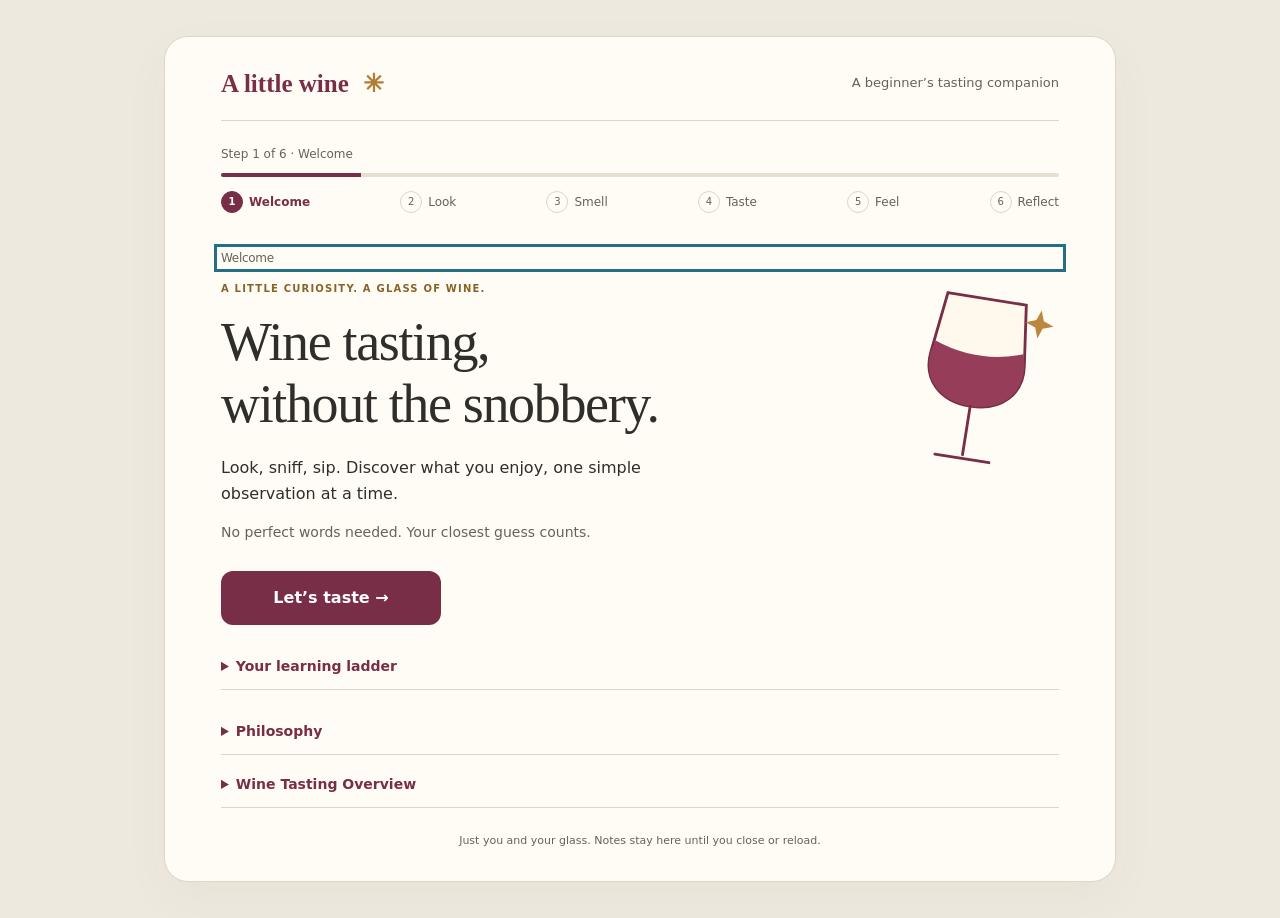
<file: index.html>
<!DOCTYPE html>
<html lang="en">
<head>
  <meta charset="UTF-8">
  <meta name="viewport" content="width=device-width, initial-scale=1.0">
  <meta name="theme-color" content="#782e46">
  <title>A Little Wine · Beginner Tasting Guide</title>
  <link rel="icon" href="data:image/svg+xml,%3Csvg xmlns='http://www.w3.org/2000/svg' viewBox='0 0 32 32'%3E%3Ctext y='25' font-size='26'%3E%E2%9C%B3%3C/text%3E%3C/svg%3E">
  <link rel="stylesheet" href="styles.css">
</head>
<body>
  <main class="app-shell">
    <section class="app-card">
      <header class="app-header"><h1>A little wine<span aria-hidden="true"> ✳</span></h1><p class="subtitle">A beginner’s tasting companion</p></header>
      <section class="progress-section" aria-label="Your tasting progress">
        <p id="progress-text">Step 1 of 6 · Welcome</p>
        <div class="progress-bar" aria-hidden="true"><div id="progress-fill" class="progress-fill"></div></div>
        <ol id="step-trail" class="step-trail" aria-label="Tasting steps"></ol>
      </section>
      <section class="step-section" aria-labelledby="step-title">
        <h2 id="step-title" tabindex="-1">Welcome</h2>
        <div id="step-content" class="step-content"></div>
      </section>
      <p id="selection-status" role="status" class="selection-status"></p>
      <p id="validation-message" role="alert" class="validation-message"></p>
      <footer class="navigation">
        <button id="back-button" class="secondary-button" type="button">← Back</button>
        <button id="next-button" class="primary-button" type="button">Next</button>
      </footer>
      <p class="session-note">Just you and your glass. Notes stay here until you close or reload.</p>
    </section>
  </main>
  <script src="script.js"></script>
</body>
</html>
</file>
<file: styles.css>
/* Prototype 02: single canonical app stylesheet. No external assets. */
:root {
  color-scheme:light;
  --ink:#302e2b;
  --muted:#696159;
  --wine:#782e46;
  --paper:#fffcf6;
  --line:#ded5c8;
  --sage:#365847;
}
* {
  box-sizing:border-box;
}
body {
  margin:0;
  background:#eee9df;
  color:var(--ink);
  font:16px/1.6 system-ui,-apple-system,"Segoe UI",sans-serif;
}
button,input,textarea {
  font:inherit;
}
button,summary,.choice {
  -webkit-tap-highlight-color:transparent;
}
.app-shell {
  max-width:1000px;
  margin:auto;
  padding:36px 24px;
}
.app-card {
  background:var(--paper);
  border:1px solid var(--line);
  border-radius:24px;
  padding:32px 56px;
  box-shadow:0 16px 50px #4838200a;
}
.app-header {
  display:flex;
  justify-content:space-between;
  align-items:center;
  gap:16px;
  padding-bottom:22px;
  border-bottom:1px solid var(--line);
}
h1 {
  font:600 25px Georgia,serif;
  margin:0;
  color:var(--wine);
}
h1 span {
  color:#b17d36;
  margin-left:8px;
}
.subtitle {
  font-size:13px;
  color:var(--muted);
  margin:0;
}
h2 {
  font:400 clamp(30px,4vw,44px)/1.15 Georgia,serif;
  letter-spacing:-.025em;
  margin:0 0 24px;
}
h3 {
  font-size:12px;
  text-transform:uppercase;
  letter-spacing:.12em;
  color:var(--muted);
  margin:0 0 14px;
}
h4 {
  margin:0;
}
p {
  margin:0 0 14px;
}
p:last-child {
  margin-bottom:0;
}
.progress-section {
  margin:24px 0 32px;
}
#progress-text {
  font-size:12px;
  color:var(--muted);
  margin:0 0 9px;
}
.progress-bar {
  height:4px;
  background:#e8dfd3;
  border-radius:10px;
  overflow:hidden;
}
.progress-fill {
  height:100%;
  background:var(--wine);
  transition:width .2s;
}
.step-trail {
  list-style:none;
  display:flex;
  justify-content:space-between;
  padding:0;
  margin:14px 0 0;
  gap:6px;
}
.step-trail li {
  font-size:12px;
  color:var(--muted);
  display:flex;
  gap:6px;
  align-items:center;
}
.step-trail span {
  width:22px;
  height:22px;
  display:grid;
  place-items:center;
  border:1px solid var(--line);
  border-radius:50%;
  font-size:10px;
}
.step-trail [aria-current] {
  color:var(--wine);
  font-weight:700;
}
.step-trail [aria-current] span {
  background:var(--wine);
  color:white;
  border-color:var(--wine);
}
.step-trail .done span {
  background:#e3eadf;
  color:var(--sage);
}
.step-content {
  display:grid;
  gap:20px;
}
.lesson-card {
  border-left:3px solid #b88b49;
  padding:0 0 0 20px;
}
.do-this {
  font-size:20px;
  line-height:1.5;
  max-width:580px;
}
.reassurance {
  color:var(--muted);
  font-size:14px;
}
.lesson-card h3 {
  color:#886329;
}
.lesson-card .help-details {
  margin-top:12px;
}
.input-card {
  padding-top:22px;
  border-top:1px solid var(--line);
  display:grid;
  gap:20px;
}
.input-card>h3 {
  margin:0;
}
.choice-field {
  border:0;
  padding:0;
  margin:0;
  min-width:0;
}
.choice-field legend {
  font-size:17px;
  font-weight:650;
  margin-bottom:12px;
  padding:0;
}
.choices {
  display:flex;
  flex-wrap:wrap;
  gap:10px;
}
.choice {
  position:relative;
  display:flex;
  flex:1 1 100px;
  min-width:0;
  cursor:pointer;
}
.choice input {
  position:absolute;
  opacity:0;
  width:1px;
  height:1px;
}
.choice span {
  width:100%;
  min-height:54px;
  display:flex;
  justify-content:center;
  align-items:center;
  text-align:center;
  border:1px solid #b9b0a4;
  border-radius:12px;
  background:#fffdf9;
  padding:12px 16px;
  transition:background .12s,border-color .12s;
}
.choice:hover span {
  border-color:var(--wine);
  background:#f5e9eb;
}
.choice input:checked+span {
  background:var(--wine);
  border-color:var(--wine);
  color:#fff;
  box-shadow:inset 0 0 0 2px #ffffff80;
}
.choice input:checked+span:after {
  content:'✓';
  margin-left:8px;
  font-size:12px;
}
.choice[data-value="Skip"] {
  flex:0 1 125px;
}
.choice[data-value="Skip"] span {
  border-style:dashed;
  font-size:13px;
}
.choice[data-value="Red"] span:before,.choice[data-value="White"] span:before,.choice[data-value="Rosé"] span:before {
  content:'';
  width:12px;
  height:12px;
  border-radius:50%;
  margin-right:10px;
  background:#84324c;
  border:1px solid #ffffff88;
}
.choice[data-value="White"] span:before {
  background:#e4cd83;
}
.choice[data-value="Rosé"] span:before {
  background:#df9c9c;
}
.help-stack {
  display:grid;
  gap:8px;
}
.help-details {
  border-bottom:1px solid var(--line);
}
summary {
  cursor:pointer;
  min-height:44px;
  padding:10px 0;
  font-size:14px;
  color:var(--wine);
  font-weight:600;
}
.help-content {
  font-size:14px;
  padding:8px 0 16px;
  color:var(--muted);
}
.help-content h3 {
  margin-top:8px;
}
.help-content label {
  display:block;
  color:var(--ink);
  margin-bottom:10px;
}
textarea {
  width:100%;
  background:#fff;
  border:1px solid #b9b0a4;
  border-radius:10px;
  padding:12px;
  color:var(--ink);
  resize:vertical;
  font-size:16px;
}
.optional-section {
  border:0;
  padding:0;
  gap:0;
}
.optional-section .help-details {
  margin:0;
}
.generated-note-card {
  background:#f0e8de;
  border-radius:16px;
  padding:24px;
  position:relative;
}
.generated-note-card h3 {
  color:var(--wine);
}
.generated-note-card>p {
  font-size:13px;
  color:var(--muted);
}
.generated-note-text {
  font:400 22px/1.6 Georgia,serif;
  overflow-wrap:anywhere;
}
.learning-tip,.learning-ladder {
  padding:16px;
  background:#f0ede3;
}
.ladder-step {
  margin-bottom:12px;
}
.navigation {
  display:flex;
  justify-content:space-between;
  gap:16px;
  margin-top:18px;
  padding-top:18px;
  border-top:1px solid var(--line);
}
button {
  border:0;
  border-radius:12px;
  padding:14px 24px;
  min-height:52px;
  font-weight:650;
  cursor:pointer;
}
.primary-button {
  background:var(--wine);
  color:#fff;
}
.primary-button:hover {
  background:#5f2337;
}
.secondary-button {
  background:transparent;
  color:var(--muted);
  padding-left:4px;
}
button[hidden] {
  display:none;
}
.navigation .primary-button {
  margin-left:auto;
}
.selection-status {
  color:var(--sage);
  font-size:14px;
  margin-top:18px;
}
.selection-status:empty,.validation-message:empty {
  display:none;
}
.validation-message {
  color:#9c2337;
  font-weight:600;
  margin-top:18px;
}
.session-note {
  text-align:center;
  font-size:11px;
  color:var(--muted);
  margin:24px 0 0;
}
:focus-visible {
  outline:3px solid #226f87;
  outline-offset:4px;
}
.choice input:focus-visible+span {
  outline:3px solid #226f87;
  outline-offset:4px;
}
#step-title:focus {
  outline:none;
}
#step-title:focus-visible {
  outline:3px solid #226f87;
  outline-offset:4px;
}
.welcome-copy {
  position:relative;
  padding:12px 180px 8px 0;
}
.welcome-copy h2 {
  font-size:clamp(36px,5vw,54px);
  margin:12px 0 20px;
}
.welcome-copy>p:not(.eyebrow) {
  max-width:440px;
}
.eyebrow {
  font-size:10px;
  text-transform:uppercase;
  letter-spacing:.12em;
  color:#886329;
  font-weight:700;
}
.glass-art {
  position:absolute;
  right:0;
  top:10px;
  width:170px;
  color:var(--wine);
  transform:rotate(9deg);
}
.glass-art svg {
  width:100%;
  height:auto;
}
[data-step="welcome"] #step-title {
  font:12px system-ui;
  color:var(--muted);
  margin-bottom:4px;
}
[data-step="welcome"] #begin-button {
  justify-self:start;
  min-width:220px;
}
[data-step="welcome"] .navigation {
  display:none;
}
[data-complete="true"] .selection-status {
  background:#e4ecdf;
  border-radius:12px;
  padding:20px;
}
ul,ol {
  padding-left:22px;
}
li {
  margin-bottom:6px;
}
@media(min-width:760px) {
  [data-step="look"] .step-content,[data-step="smell"] .step-content {
    grid-template-columns:1fr 1.15fr;
    gap:28px;
  }
  [data-step="look"] .input-card,[data-step="smell"] .input-card {
    border-top:0;
    padding-top:0;
  }
  [data-step="smell"] .help-stack {
    grid-column:2;
  }
  .choice-field+.choice-field {
    margin-top:8px;
  }
}
@media(max-width:600px) {
  .app-shell {
    padding:0;
  }
  .app-card {
    padding:22px 20px;
    border:0;
    border-radius:0;
    min-height:100svh;
  }
  .app-header {
    display:block;
    padding-bottom:16px;
  }
  h1 {
    font-size:24px;
  }
  .subtitle {
    font-size:12px;
    margin-top:4px;
  }
  .progress-section {
    margin:18px 0 24px;
  }
  .step-trail li {
    font-size:10px;
    display:grid;
    justify-items:center;
    gap:3px;
  }
  .step-trail span {
    width:20px;
    height:20px;
  }
  .welcome-copy {
    padding:0;
  }
  .welcome-copy h2 {
    font-size:39px;
    max-width:290px;
  }
  .glass-art {
    position:relative;
    float:right;
    width:83px;
    top:0;
    margin-left:4px;
  }
  .welcome-copy .eyebrow {
    max-width:230px;
    font-size:9px;
  }
  .do-this {
    font-size:18px;
  }
  .choice {
    flex-basis:85px;
  }
  .choice span {
    padding:12px 8px;
    font-size:14px;
  }
  .choices {
    gap:8px;
  }
  #reflect-stars .choice {
    flex-basis:48px;
  }
  #reflect-stars .choice span {
    font-size:12px;
    padding:12px 4px;
  }
  #reflect-stars .choice input:checked+span:after {
    display:none;
  }
  .generated-note-text {
    font-size:20px;
  }
  .generated-note-card {
    padding:20px;
  }
  .navigation {
    background:var(--paper);
    padding:14px 0 max(14px,env(safe-area-inset-bottom));
    z-index:2;
  }
  .navigation .primary-button {
    flex:1;
  }
  .session-note {
    margin-top:16px;
  }
}
@media(prefers-reduced-motion:reduce) {
  * {
    transition:none!important;
    scroll-behavior:auto!important;
  }
}
</file>
